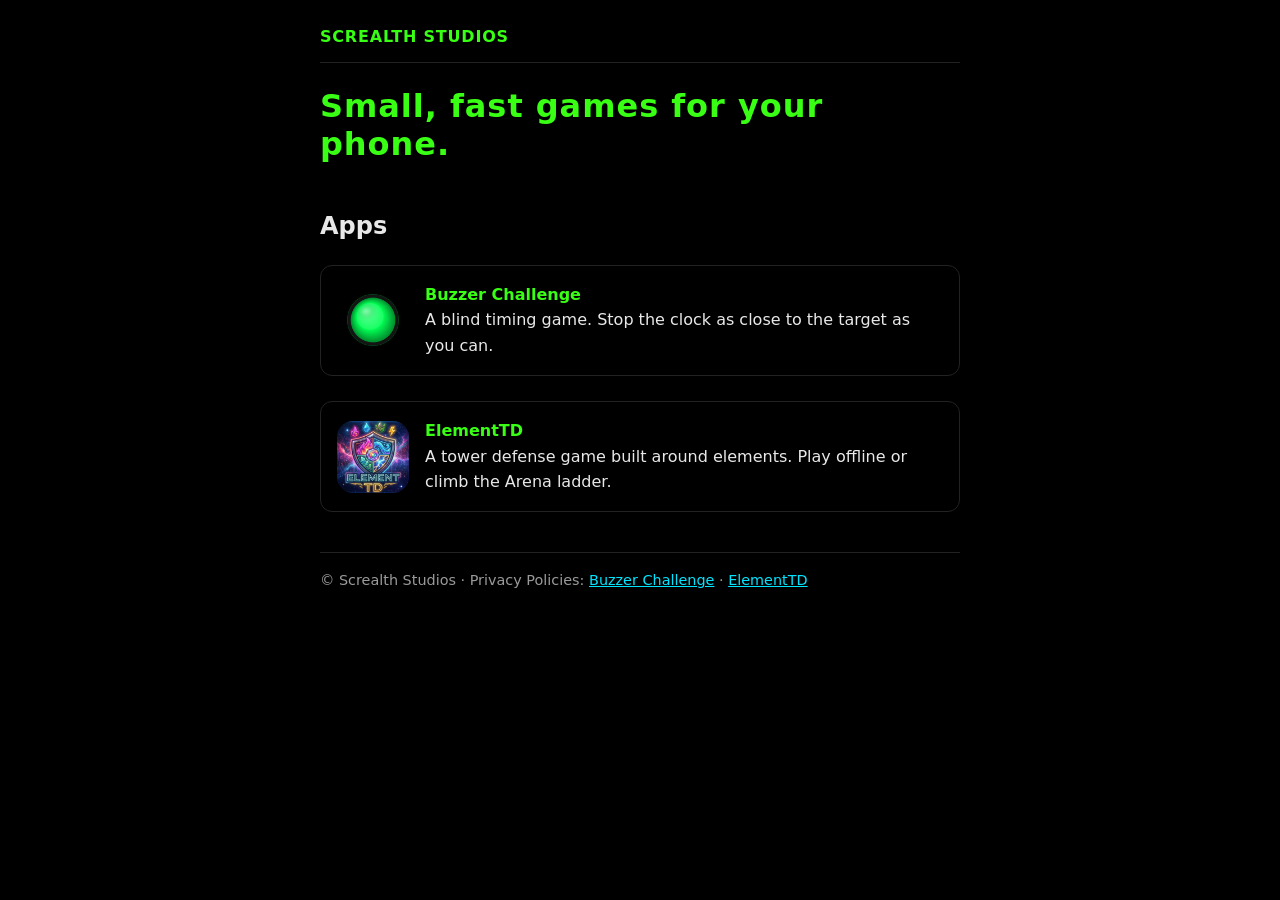
<file: index.html>
<!doctype html>
<html lang="en">
<head>
<meta charset="utf-8">
<meta name="viewport" content="width=device-width, initial-scale=1">
<title>Screalth Studios</title>
<meta name="description" content="Small, fast games for your phone.">
<link rel="stylesheet" href="/styles.css">
</head>
<body>
<div class="wrap">
  <header class="site"><a class="brand" href="/">SCREALTH STUDIOS</a></header>
  <h1>Small, fast games for your phone.</h1>
  <h2>Apps</h2>
  <a class="app" href="/buzzer-challenge/">
    <img src="/buzzer-challenge/icon.png" alt="" width="72" height="72">
    <span><strong>Buzzer Challenge</strong>A blind timing game. Stop the clock as close to the target as you can.</span>
  </a>
  <br>
  <a class="app" href="/elementtd/">
    <img src="/elementtd/icon.png" alt="" width="72" height="72">
    <span><strong>ElementTD</strong>A tower defense game built around elements. Play offline or climb the Arena ladder.</span>
  </a>
  <footer>&copy; Screalth Studios &middot; Privacy Policies: <a href="/buzzer-challenge/privacy/">Buzzer Challenge</a> &middot; <a href="/elementtd/privacy/">ElementTD</a></footer>
</div>
</body>
</html>
</file>
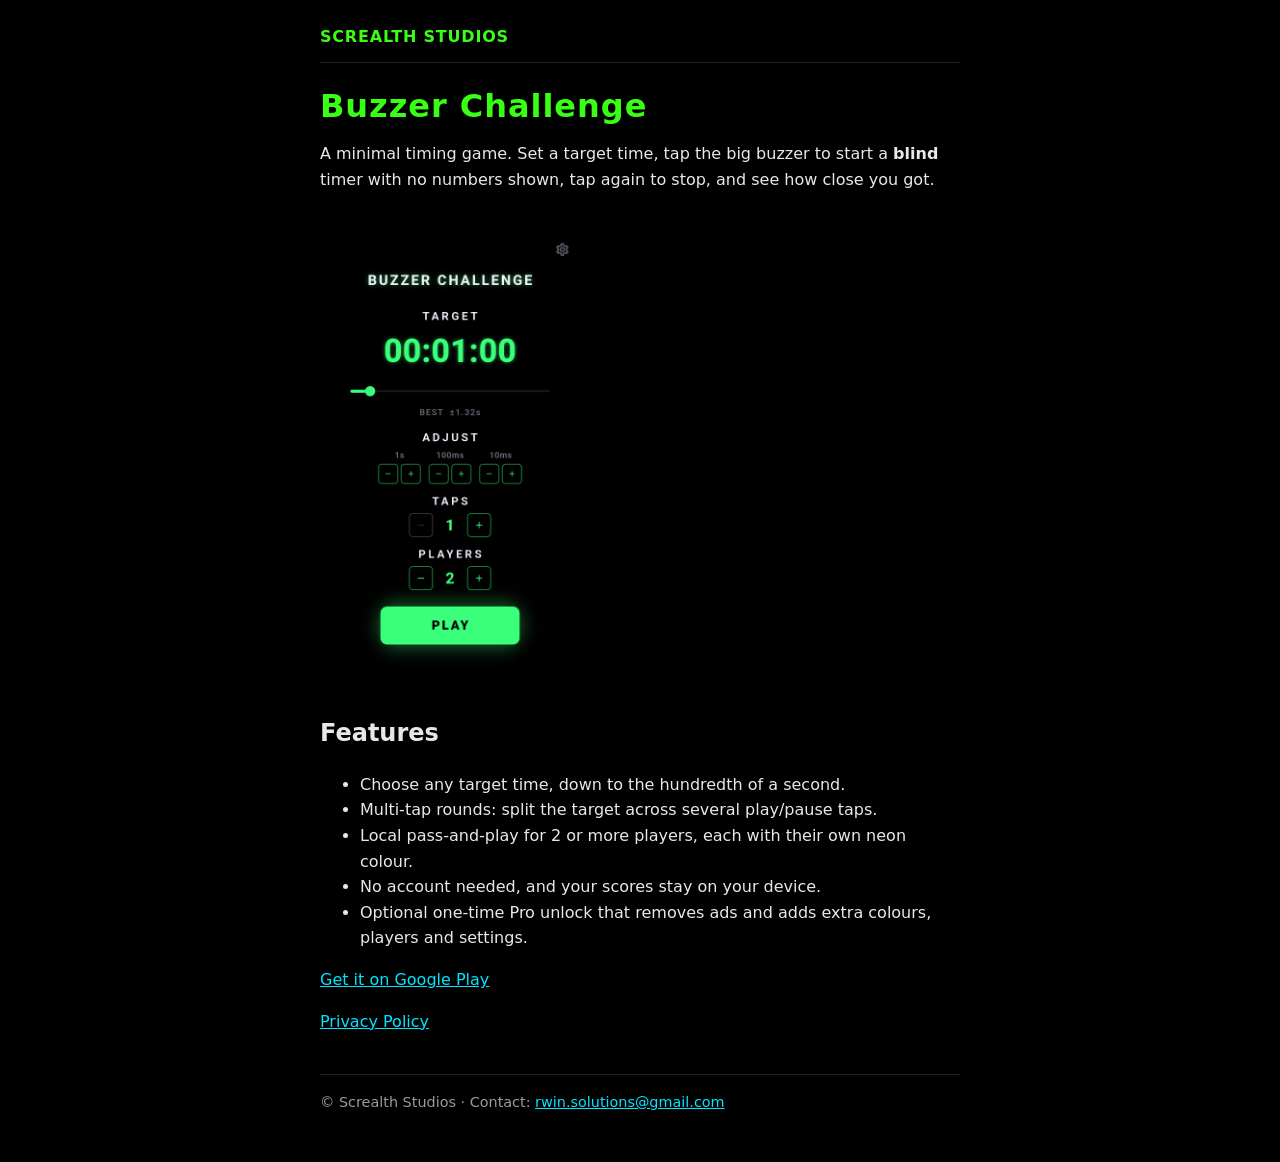
<file: buzzer-challenge/index.html>
<!doctype html>
<html lang="en">
<head>
<meta charset="utf-8">
<meta name="viewport" content="width=device-width, initial-scale=1">
<title>Buzzer Challenge - Screalth Studios</title>
<meta name="description" content="A minimal blind timing game. Set a target time, start the timer, and stop it as close as you can without seeing the clock.">
<link rel="stylesheet" href="/styles.css">
</head>
<body>
<div class="wrap">
  <header class="site"><a class="brand" href="/">SCREALTH STUDIOS</a></header>
  <h1>Buzzer Challenge</h1>
  <p>A minimal timing game. Set a target time, tap the big buzzer to start a <strong>blind</strong> timer with no numbers shown, tap again to stop, and see how close you got.</p>
  <img class="shot" src="/buzzer-challenge/screenshot-menu.png" alt="Buzzer Challenge menu screen" width="260">
  <h2>Features</h2>
  <ul>
    <li>Choose any target time, down to the hundredth of a second.</li>
    <li>Multi-tap rounds: split the target across several play/pause taps.</li>
    <li>Local pass-and-play for 2 or more players, each with their own neon colour.</li>
    <li>No account needed, and your scores stay on your device.</li>
    <li>Optional one-time Pro unlock that removes ads and adds extra colours, players and settings.</li>
  </ul>
  <p><a href="https://play.google.com/store/apps/details?id=com.screalth.blind_buzzer">Get it on Google Play</a></p>
  <p><a href="/buzzer-challenge/privacy/">Privacy Policy</a></p>
  <footer>&copy; Screalth Studios &middot; Contact: <a href="mailto:rwin.solutions@gmail.com">rwin.solutions@gmail.com</a></footer>
</div>
</body>
</html>
</file>
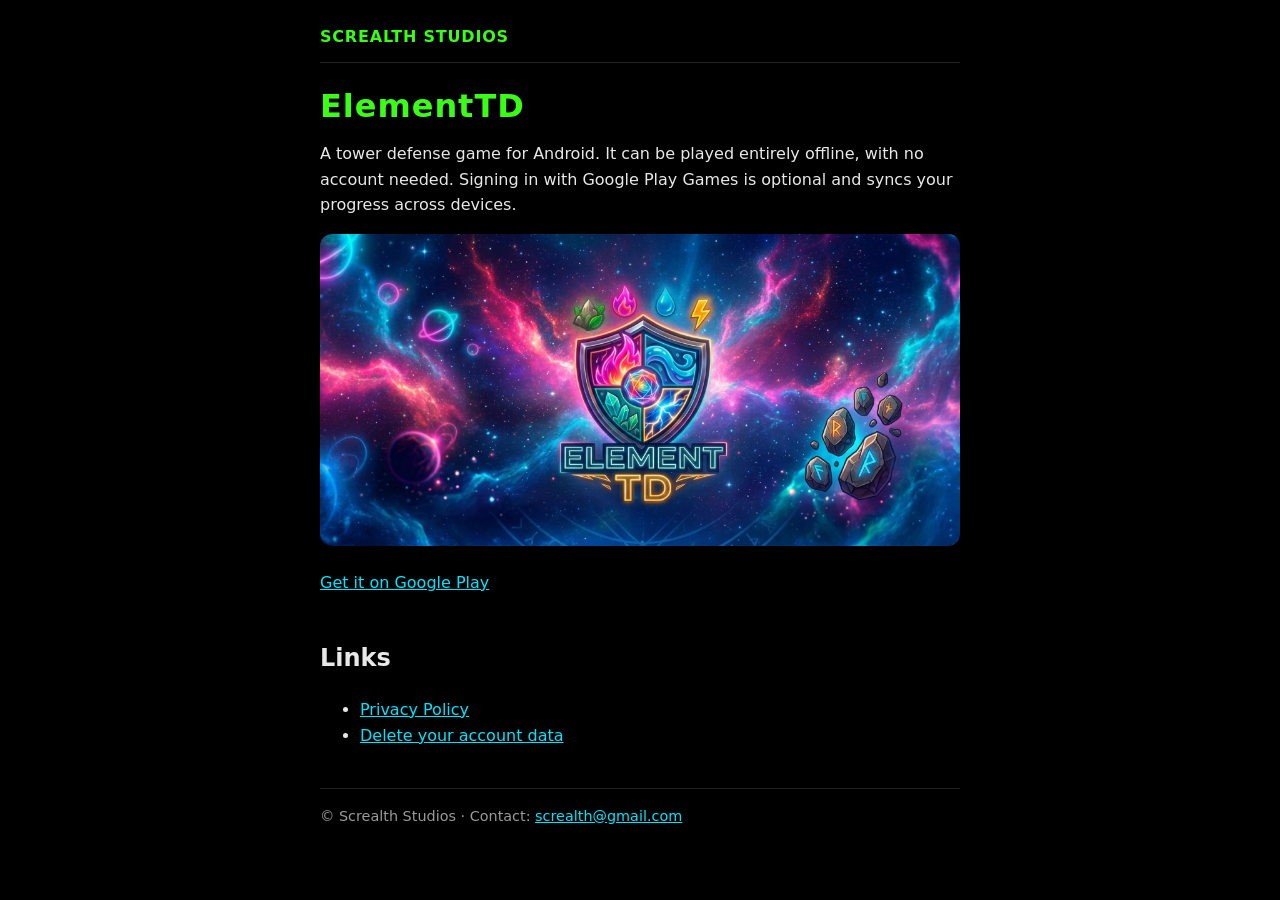
<file: elementtd/index.html>
<!doctype html>
<html lang="en">
<head>
<meta charset="utf-8">
<meta name="viewport" content="width=device-width, initial-scale=1">
<title>ElementTD - Screalth Studios</title>
<meta name="description" content="A tower defense game built around elements. Play offline, or climb the Arena ladder against other players' defenses.">
<link rel="stylesheet" href="/styles.css">
</head>
<body>
<div class="wrap">
  <header class="site"><a class="brand" href="/">SCREALTH STUDIOS</a></header>
  <h1>ElementTD</h1>
  <p>A tower defense game for Android. It can be played entirely offline, with no account needed. Signing in with Google Play Games is optional and syncs your progress across devices.</p>
  <img src="/elementtd/banner.png" alt="ElementTD" width="1024" height="500">
  <p><a href="https://play.google.com/store/apps/details?id=com.screalth.elementtd">Get it on Google Play</a></p>
  <h2>Links</h2>
  <ul>
    <li><a href="/elementtd/privacy/">Privacy Policy</a></li>
    <li><a href="/elementtd/delete-data/">Delete your account data</a></li>
  </ul>
  <footer>&copy; Screalth Studios &middot; Contact: <a href="mailto:screalth@gmail.com">screalth@gmail.com</a></footer>
</div>
</body>
</html>
</file>
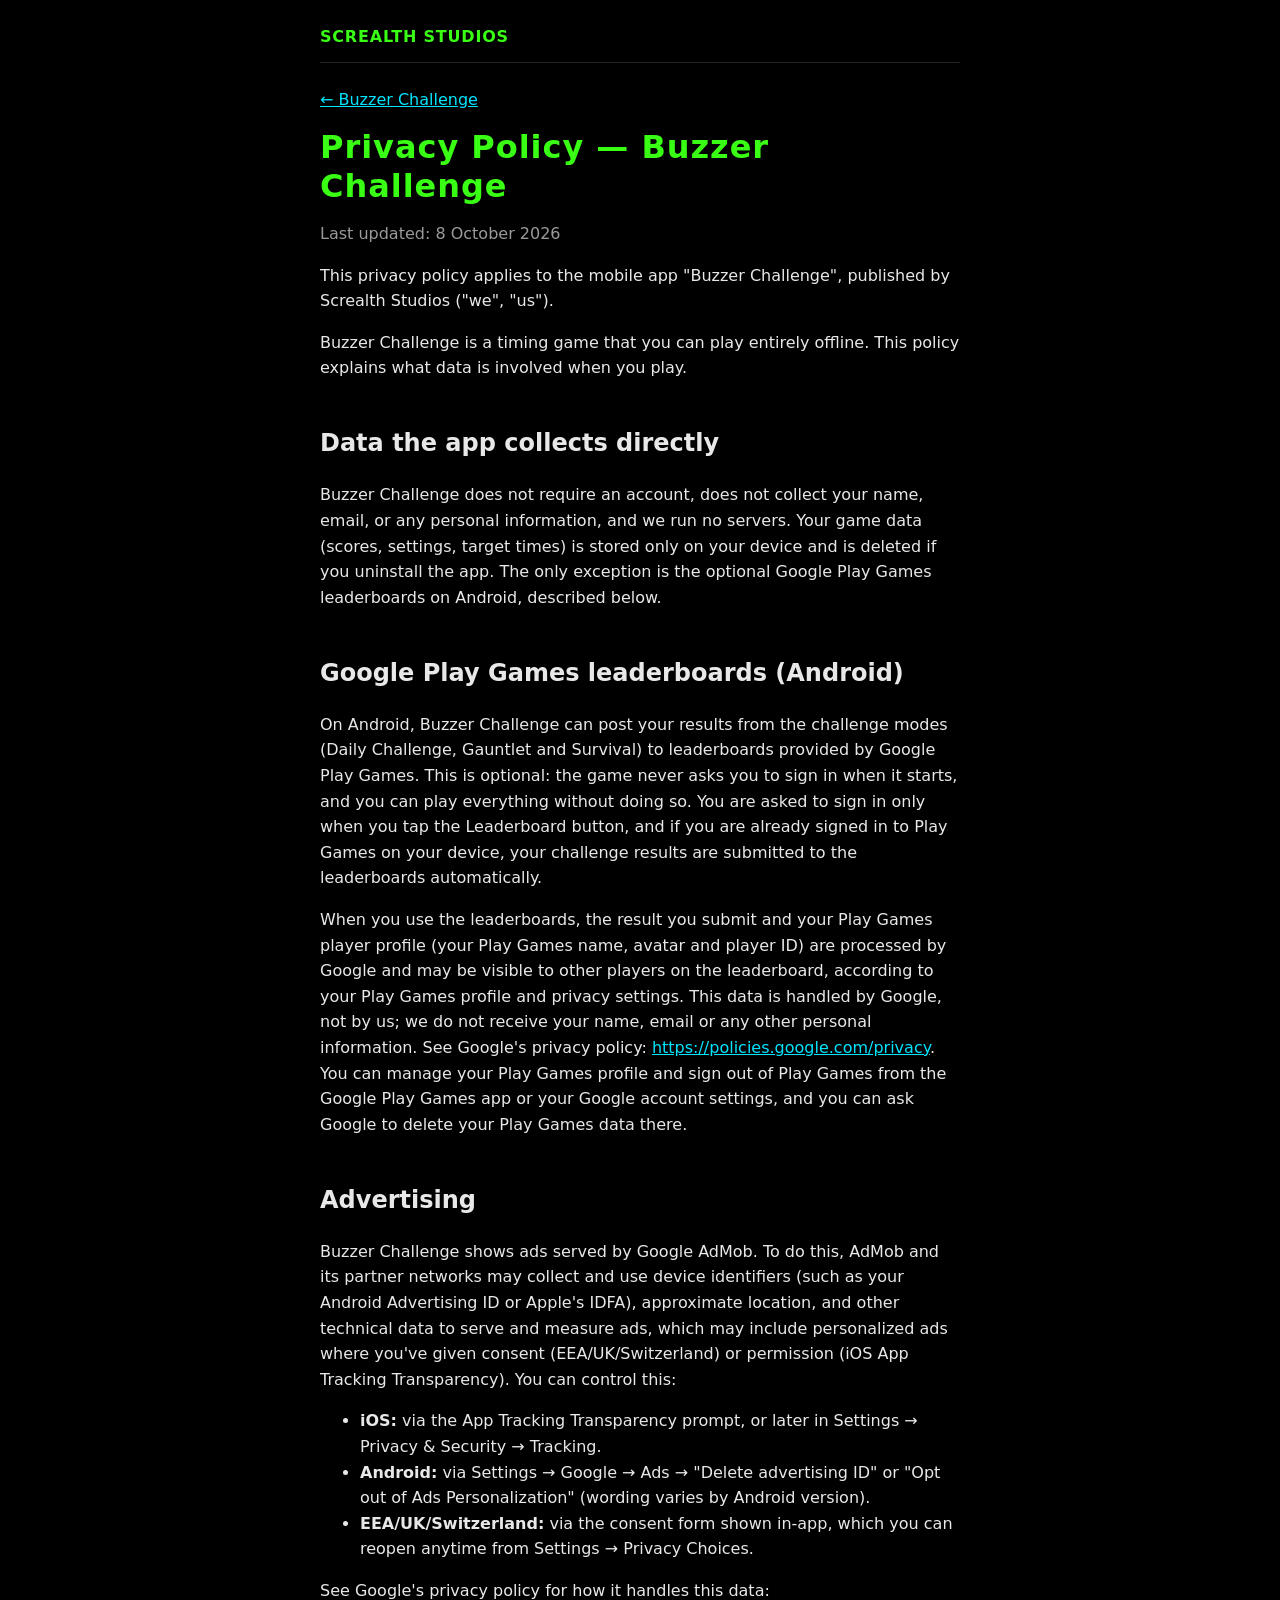
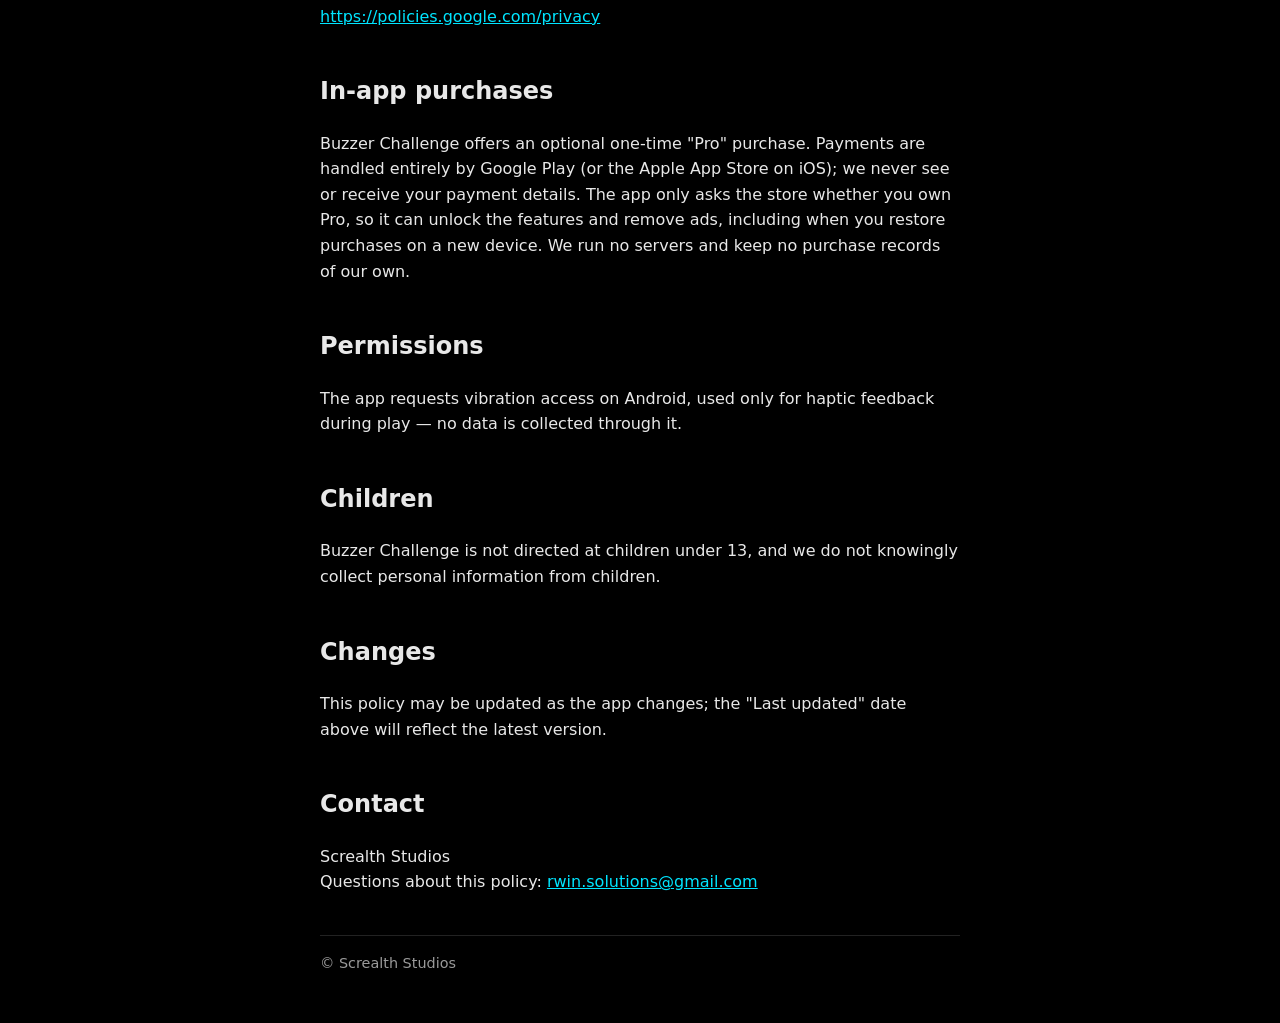
<file: buzzer-challenge/privacy/index.html>
<!doctype html>
<html lang="en">
<head>
<meta charset="utf-8">
<meta name="viewport" content="width=device-width, initial-scale=1">
<title>Buzzer Challenge Privacy Policy - Screalth Studios</title>
<link rel="stylesheet" href="/styles.css">
</head>
<body>
<div class="wrap">
  <header class="site"><a class="brand" href="/">SCREALTH STUDIOS</a></header>
  <p><a href="/buzzer-challenge/">&larr; Buzzer Challenge</a></p>
  <h1>Privacy Policy &mdash; Buzzer Challenge</h1>
  <p class="muted">Last updated: 8 October 2026</p>
  <p>This privacy policy applies to the mobile app "Buzzer Challenge", published by Screalth Studios ("we", "us").</p>
  <p>Buzzer Challenge is a timing game that you can play entirely offline. This policy explains what data is involved when you play.</p>

  <h2>Data the app collects directly</h2>
  <p>Buzzer Challenge does not require an account, does not collect your name, email, or any personal information, and we run no servers. Your game data (scores, settings, target times) is stored only on your device and is deleted if you uninstall the app. The only exception is the optional Google Play Games leaderboards on Android, described below.</p>

  <h2>Google Play Games leaderboards (Android)</h2>
  <p>On Android, Buzzer Challenge can post your results from the challenge modes (Daily Challenge, Gauntlet and Survival) to leaderboards provided by Google Play Games. This is optional: the game never asks you to sign in when it starts, and you can play everything without doing so. You are asked to sign in only when you tap the Leaderboard button, and if you are already signed in to Play Games on your device, your challenge results are submitted to the leaderboards automatically.</p>
  <p>When you use the leaderboards, the result you submit and your Play Games player profile (your Play Games name, avatar and player ID) are processed by Google and may be visible to other players on the leaderboard, according to your Play Games profile and privacy settings. This data is handled by Google, not by us; we do not receive your name, email or any other personal information. See Google's privacy policy: <a href="https://policies.google.com/privacy">https://policies.google.com/privacy</a>. You can manage your Play Games profile and sign out of Play Games from the Google Play Games app or your Google account settings, and you can ask Google to delete your Play Games data there.</p>

  <h2>Advertising</h2>
  <p>Buzzer Challenge shows ads served by Google AdMob. To do this, AdMob and its partner networks may collect and use device identifiers (such as your Android Advertising ID or Apple's IDFA), approximate location, and other technical data to serve and measure ads, which may include personalized ads where you've given consent (EEA/UK/Switzerland) or permission (iOS App Tracking Transparency). You can control this:</p>
  <ul>
    <li><strong>iOS:</strong> via the App Tracking Transparency prompt, or later in Settings &rarr; Privacy &amp; Security &rarr; Tracking.</li>
    <li><strong>Android:</strong> via Settings &rarr; Google &rarr; Ads &rarr; "Delete advertising ID" or "Opt out of Ads Personalization" (wording varies by Android version).</li>
    <li><strong>EEA/UK/Switzerland:</strong> via the consent form shown in-app, which you can reopen anytime from Settings &rarr; Privacy Choices.</li>
  </ul>
  <p>See Google's privacy policy for how it handles this data: <a href="https://policies.google.com/privacy">https://policies.google.com/privacy</a></p>

  <h2>In-app purchases</h2>
  <p>Buzzer Challenge offers an optional one-time "Pro" purchase. Payments are handled entirely by Google Play (or the Apple App Store on iOS); we never see or receive your payment details. The app only asks the store whether you own Pro, so it can unlock the features and remove ads, including when you restore purchases on a new device. We run no servers and keep no purchase records of our own.</p>

  <h2>Permissions</h2>
  <p>The app requests vibration access on Android, used only for haptic feedback during play &mdash; no data is collected through it.</p>

  <h2>Children</h2>
  <p>Buzzer Challenge is not directed at children under 13, and we do not knowingly collect personal information from children.</p>

  <h2>Changes</h2>
  <p>This policy may be updated as the app changes; the "Last updated" date above will reflect the latest version.</p>

  <h2>Contact</h2>
  <p>Screalth Studios<br>Questions about this policy: <a href="mailto:rwin.solutions@gmail.com">rwin.solutions@gmail.com</a></p>
  <footer>&copy; Screalth Studios</footer>
</div>
</body>
</html>
</file>
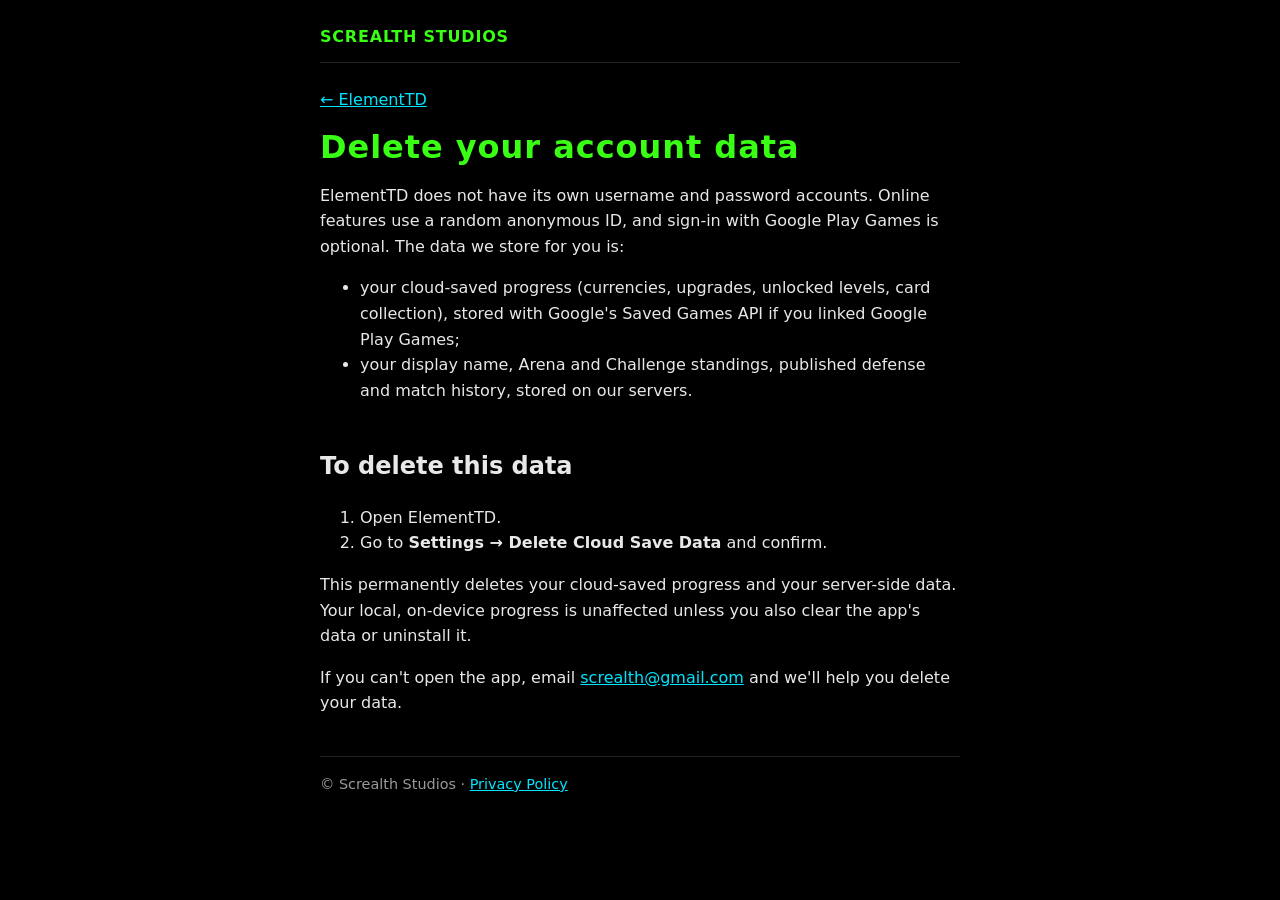
<file: elementtd/delete-data/index.html>
<!doctype html>
<html lang="en">
<head>
<meta charset="utf-8">
<meta name="viewport" content="width=device-width, initial-scale=1">
<title>Delete your ElementTD account data - Screalth Studios</title>
<link rel="stylesheet" href="/styles.css">
</head>
<body>
<div class="wrap">
  <header class="site"><a class="brand" href="/">SCREALTH STUDIOS</a></header>
  <p><a href="/elementtd/">&larr; ElementTD</a></p>
  <h1>Delete your account data</h1>
  <p>ElementTD does not have its own username and password accounts. Online features use a random anonymous ID, and sign-in with Google Play Games is optional. The data we store for you is:</p>
  <ul>
    <li>your cloud-saved progress (currencies, upgrades, unlocked levels, card collection), stored with Google's Saved Games API if you linked Google Play Games;</li>
    <li>your display name, Arena and Challenge standings, published defense and match history, stored on our servers.</li>
  </ul>
  <h2>To delete this data</h2>
  <ol>
    <li>Open ElementTD.</li>
    <li>Go to <strong>Settings &rarr; Delete Cloud Save Data</strong> and confirm.</li>
  </ol>
  <p>This permanently deletes your cloud-saved progress and your server-side data. Your local, on-device progress is unaffected unless you also clear the app's data or uninstall it.</p>
  <p>If you can't open the app, email <a href="mailto:screalth@gmail.com">screalth@gmail.com</a> and we'll help you delete your data.</p>
  <footer>&copy; Screalth Studios &middot; <a href="/elementtd/privacy/">Privacy Policy</a></footer>
</div>
</body>
</html>
</file>
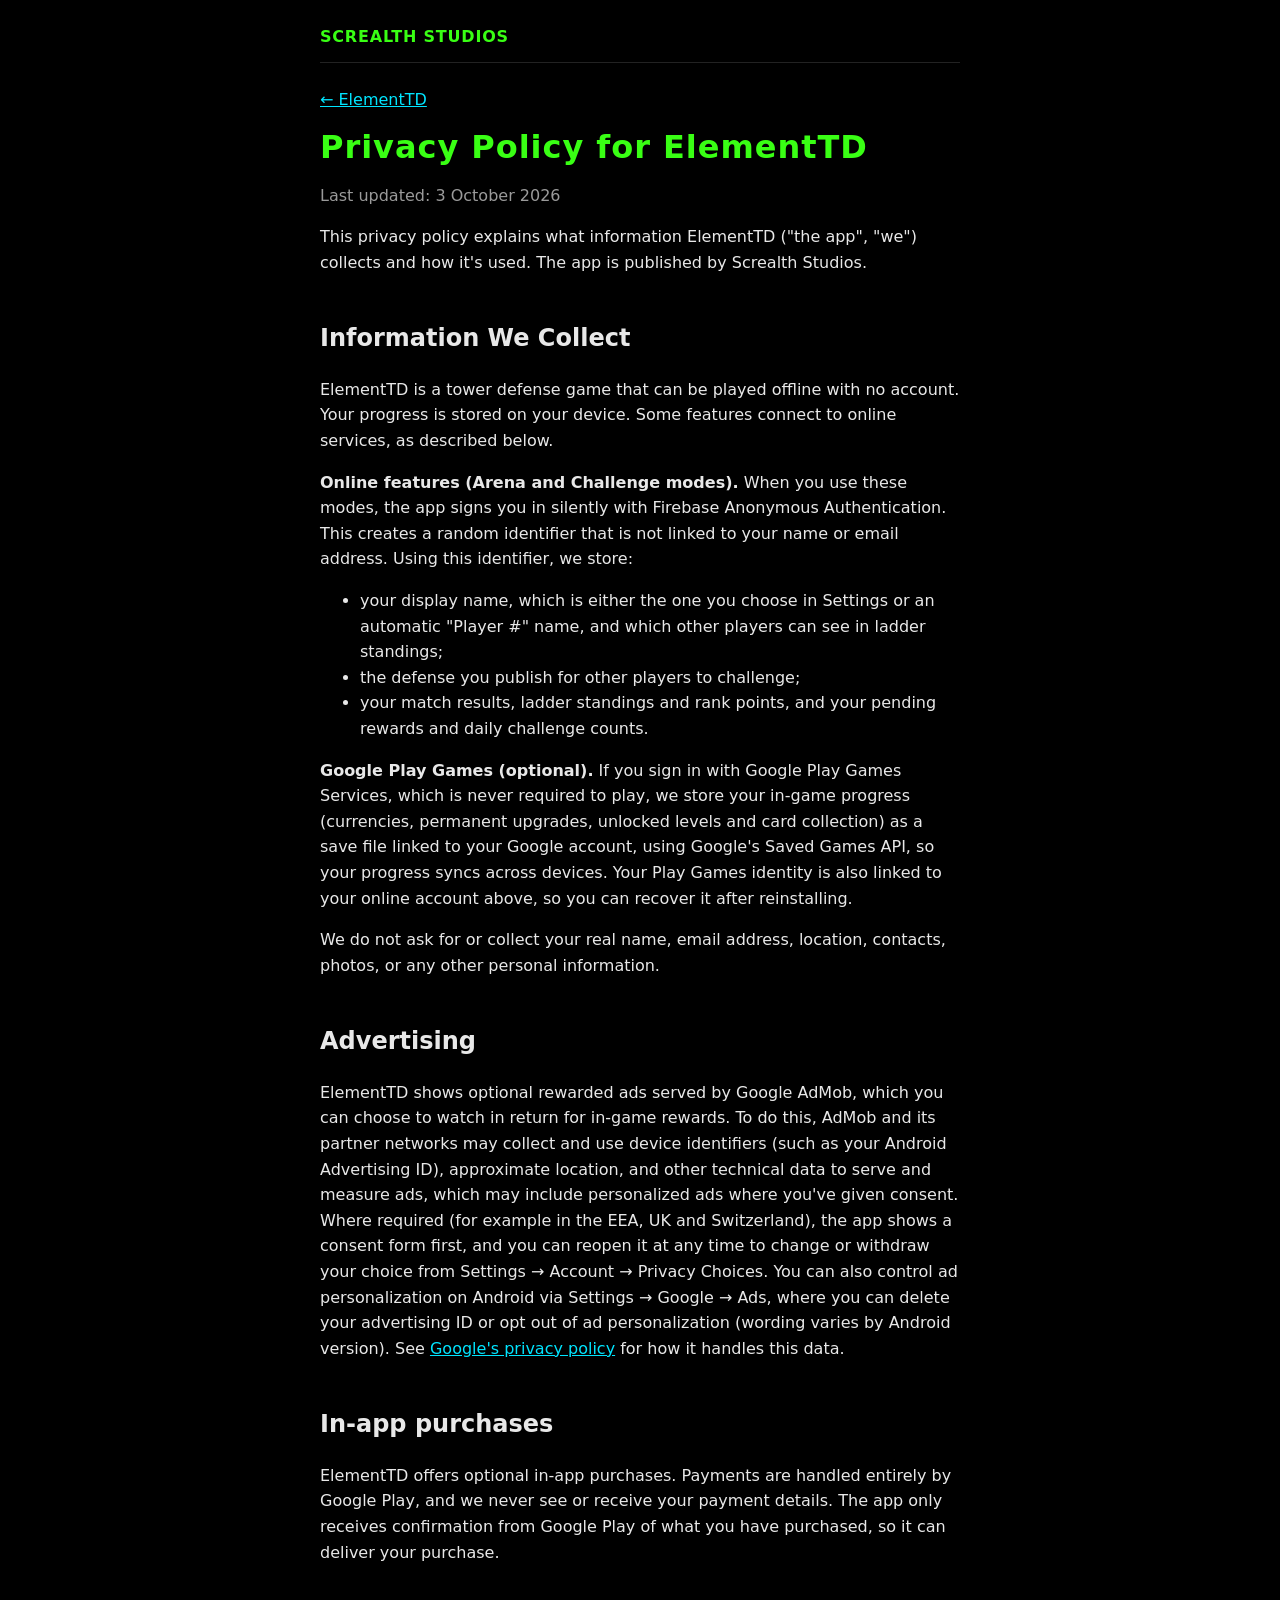
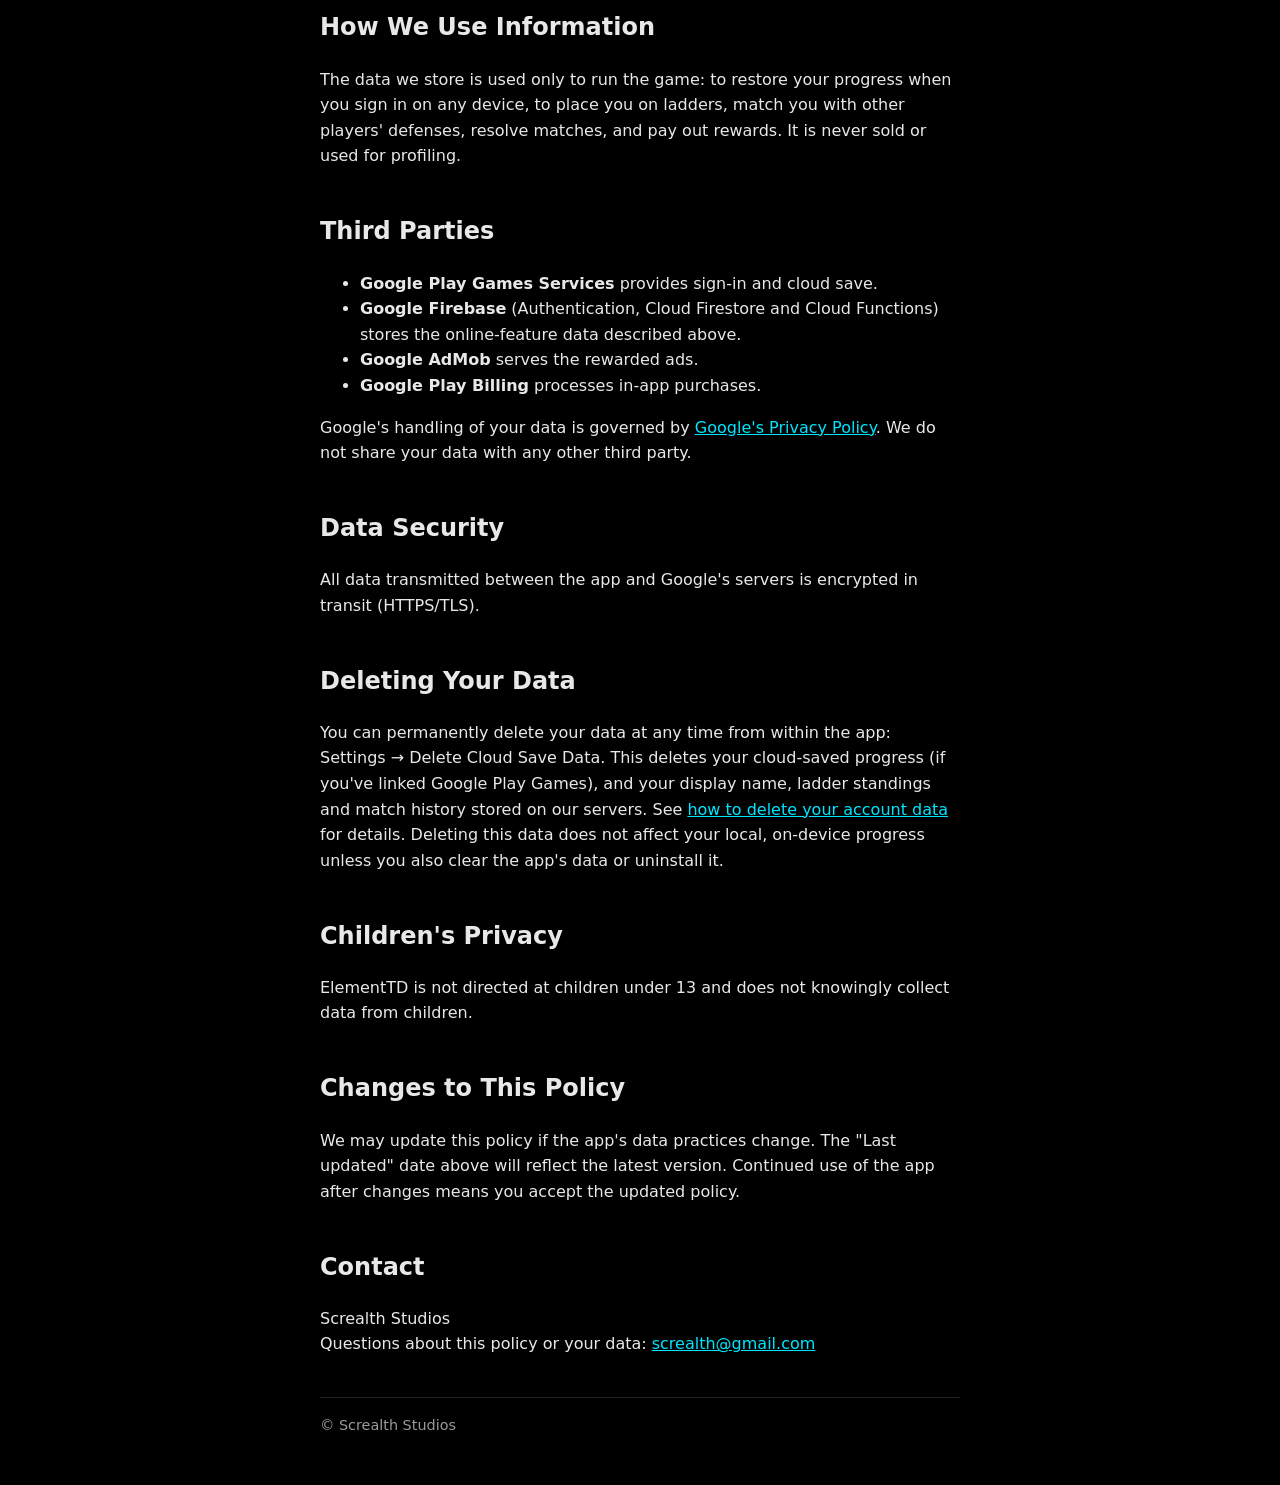
<file: elementtd/privacy/index.html>
<!doctype html>
<html lang="en">
<head>
<meta charset="utf-8">
<meta name="viewport" content="width=device-width, initial-scale=1">
<title>ElementTD Privacy Policy - Screalth Studios</title>
<link rel="stylesheet" href="/styles.css">
</head>
<body>
<div class="wrap">
  <header class="site"><a class="brand" href="/">SCREALTH STUDIOS</a></header>
  <p><a href="/elementtd/">&larr; ElementTD</a></p>
  <h1>Privacy Policy for ElementTD</h1>
  <p class="muted">Last updated: 3 October 2026</p>
  <p>This privacy policy explains what information ElementTD ("the app", "we") collects and how it's used. The app is published by Screalth Studios.</p>

  <h2>Information We Collect</h2>
  <p>ElementTD is a tower defense game that can be played offline with no account. Your progress is stored on your device. Some features connect to online services, as described below.</p>
  <p><strong>Online features (Arena and Challenge modes).</strong> When you use these modes, the app signs you in silently with Firebase Anonymous Authentication. This creates a random identifier that is not linked to your name or email address. Using this identifier, we store:</p>
  <ul>
    <li>your display name, which is either the one you choose in Settings or an automatic "Player #" name, and which other players can see in ladder standings;</li>
    <li>the defense you publish for other players to challenge;</li>
    <li>your match results, ladder standings and rank points, and your pending rewards and daily challenge counts.</li>
  </ul>
  <p><strong>Google Play Games (optional).</strong> If you sign in with Google Play Games Services, which is never required to play, we store your in-game progress (currencies, permanent upgrades, unlocked levels and card collection) as a save file linked to your Google account, using Google's Saved Games API, so your progress syncs across devices. Your Play Games identity is also linked to your online account above, so you can recover it after reinstalling.</p>
  <p>We do not ask for or collect your real name, email address, location, contacts, photos, or any other personal information.</p>

  <h2>Advertising</h2>
  <p>ElementTD shows optional rewarded ads served by Google AdMob, which you can choose to watch in return for in-game rewards. To do this, AdMob and its partner networks may collect and use device identifiers (such as your Android Advertising ID), approximate location, and other technical data to serve and measure ads, which may include personalized ads where you've given consent. Where required (for example in the EEA, UK and Switzerland), the app shows a consent form first, and you can reopen it at any time to change or withdraw your choice from Settings &rarr; Account &rarr; Privacy Choices. You can also control ad personalization on Android via Settings &rarr; Google &rarr; Ads, where you can delete your advertising ID or opt out of ad personalization (wording varies by Android version). See <a href="https://policies.google.com/privacy">Google's privacy policy</a> for how it handles this data.</p>

  <h2>In-app purchases</h2>
  <p>ElementTD offers optional in-app purchases. Payments are handled entirely by Google Play, and we never see or receive your payment details. The app only receives confirmation from Google Play of what you have purchased, so it can deliver your purchase.</p>

  <h2>How We Use Information</h2>
  <p>The data we store is used only to run the game: to restore your progress when you sign in on any device, to place you on ladders, match you with other players' defenses, resolve matches, and pay out rewards. It is never sold or used for profiling.</p>

  <h2>Third Parties</h2>
  <ul>
    <li><strong>Google Play Games Services</strong> provides sign-in and cloud save.</li>
    <li><strong>Google Firebase</strong> (Authentication, Cloud Firestore and Cloud Functions) stores the online-feature data described above.</li>
    <li><strong>Google AdMob</strong> serves the rewarded ads.</li>
    <li><strong>Google Play Billing</strong> processes in-app purchases.</li>
  </ul>
  <p>Google's handling of your data is governed by <a href="https://policies.google.com/privacy">Google's Privacy Policy</a>. We do not share your data with any other third party.</p>

  <h2>Data Security</h2>
  <p>All data transmitted between the app and Google's servers is encrypted in transit (HTTPS/TLS).</p>

  <h2>Deleting Your Data</h2>
  <p>You can permanently delete your data at any time from within the app: Settings &rarr; Delete Cloud Save Data. This deletes your cloud-saved progress (if you've linked Google Play Games), and your display name, ladder standings and match history stored on our servers. See <a href="/elementtd/delete-data/">how to delete your account data</a> for details. Deleting this data does not affect your local, on-device progress unless you also clear the app's data or uninstall it.</p>

  <h2>Children's Privacy</h2>
  <p>ElementTD is not directed at children under 13 and does not knowingly collect data from children.</p>

  <h2>Changes to This Policy</h2>
  <p>We may update this policy if the app's data practices change. The "Last updated" date above will reflect the latest version. Continued use of the app after changes means you accept the updated policy.</p>

  <h2>Contact</h2>
  <p>Screalth Studios<br>Questions about this policy or your data: <a href="mailto:screalth@gmail.com">screalth@gmail.com</a></p>
  <footer>&copy; Screalth Studios</footer>
</div>
</body>
</html>
</file>
<file: styles.css>
:root { --bg:#000; --fg:#e8e8e8; --muted:#9a9a9a; --neon:#39ff14; --accent:#00e5ff; --line:#222; }
* { box-sizing: border-box; }
body { margin:0; background:var(--bg); color:var(--fg); font:16px/1.6 system-ui,-apple-system,"Segoe UI",Roboto,sans-serif; }
.wrap { max-width:42rem; margin:0 auto; padding:24px 16px 48px; }
header.site { display:flex; justify-content:space-between; align-items:baseline; padding-bottom:12px; border-bottom:1px solid var(--line); margin-bottom:24px; }
header.site a.brand { color:var(--neon); font-weight:700; letter-spacing:.05em; text-decoration:none; }
h1 { color:var(--neon); letter-spacing:.03em; margin:.2em 0; line-height:1.2; }
h2 { color:var(--fg); margin-top:1.8em; }
a { color:var(--accent); }
.muted { color:var(--muted); }
img { max-width:100%; height:auto; border-radius:12px; }
.app { display:flex; gap:16px; align-items:center; padding:16px; border:1px solid var(--line); border-radius:12px; text-decoration:none; color:var(--fg); }
.app img { width:72px; height:72px; border-radius:16px; flex:none; }
.app strong { display:block; color:var(--neon); }
.shot { max-width:260px; display:block; margin:16px 0; }
footer { margin-top:40px; padding-top:16px; border-top:1px solid var(--line); color:var(--muted); font-size:.9rem; }
</file>
